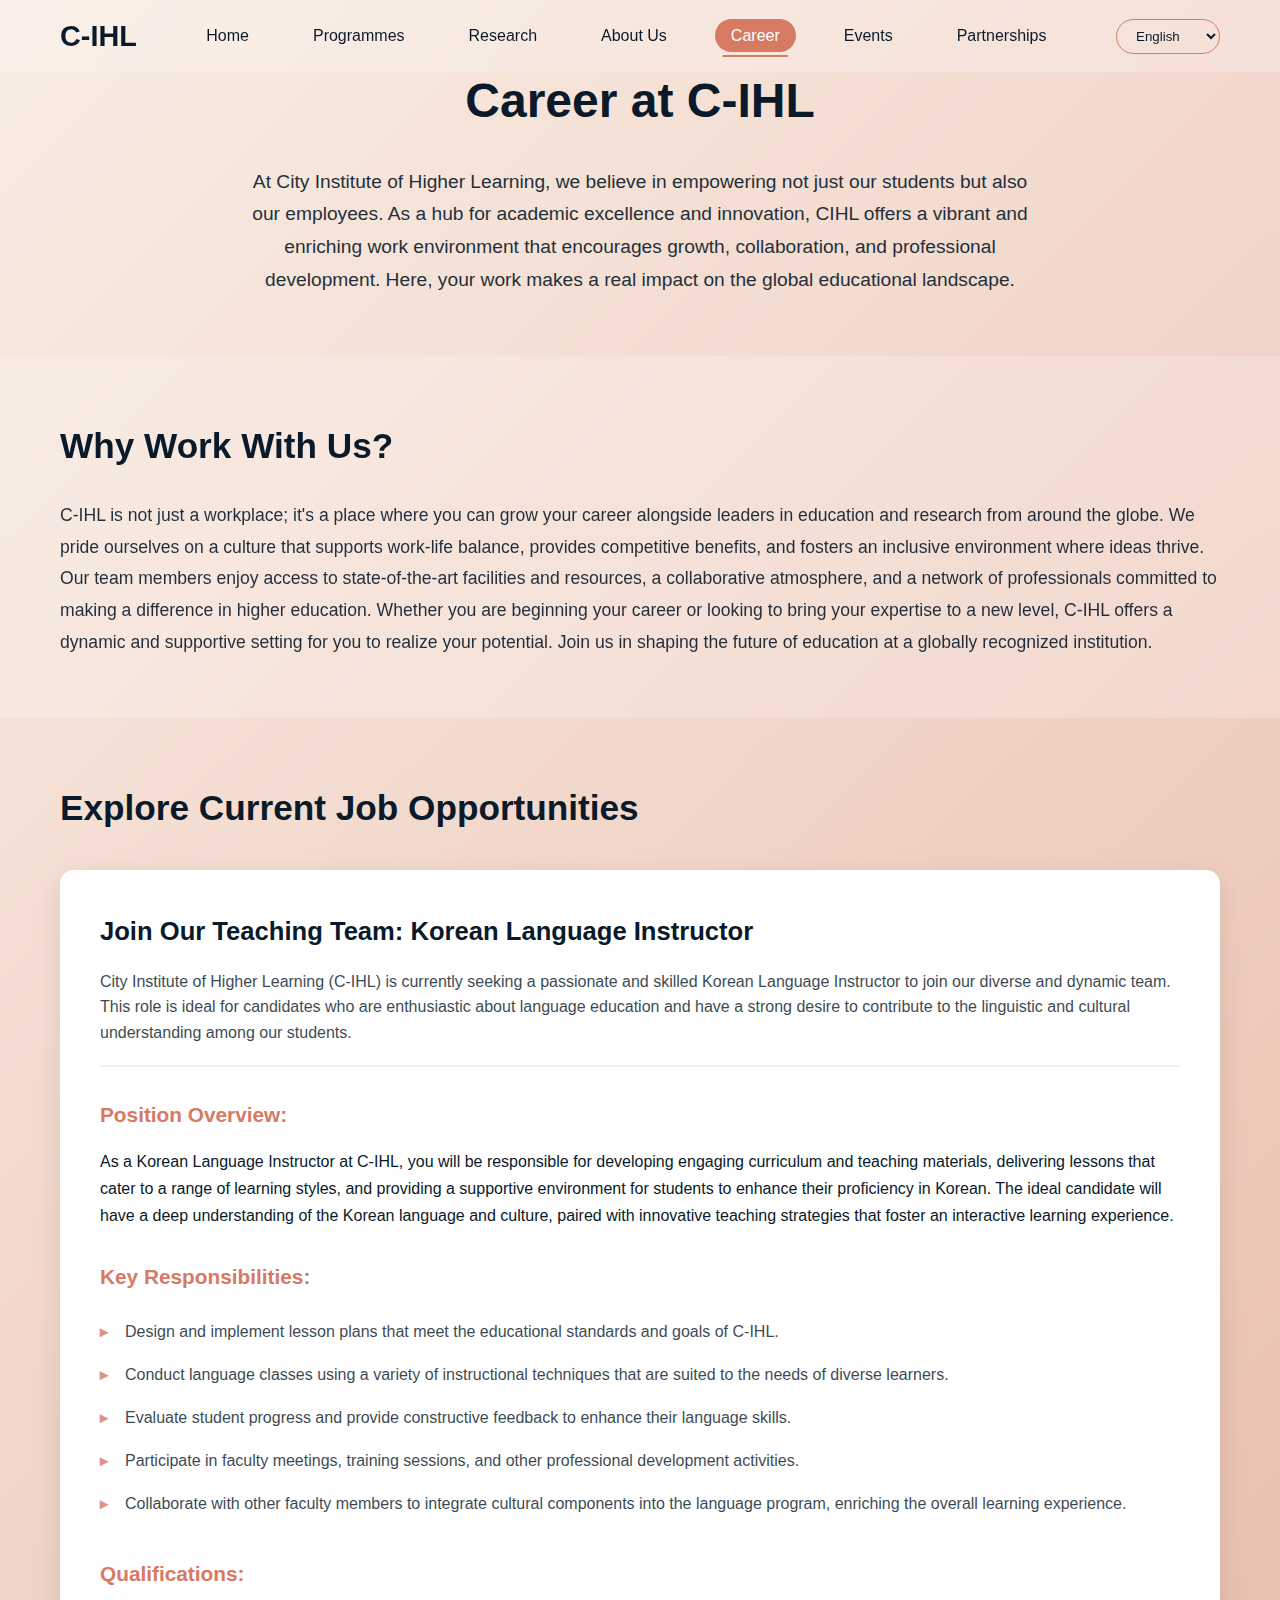
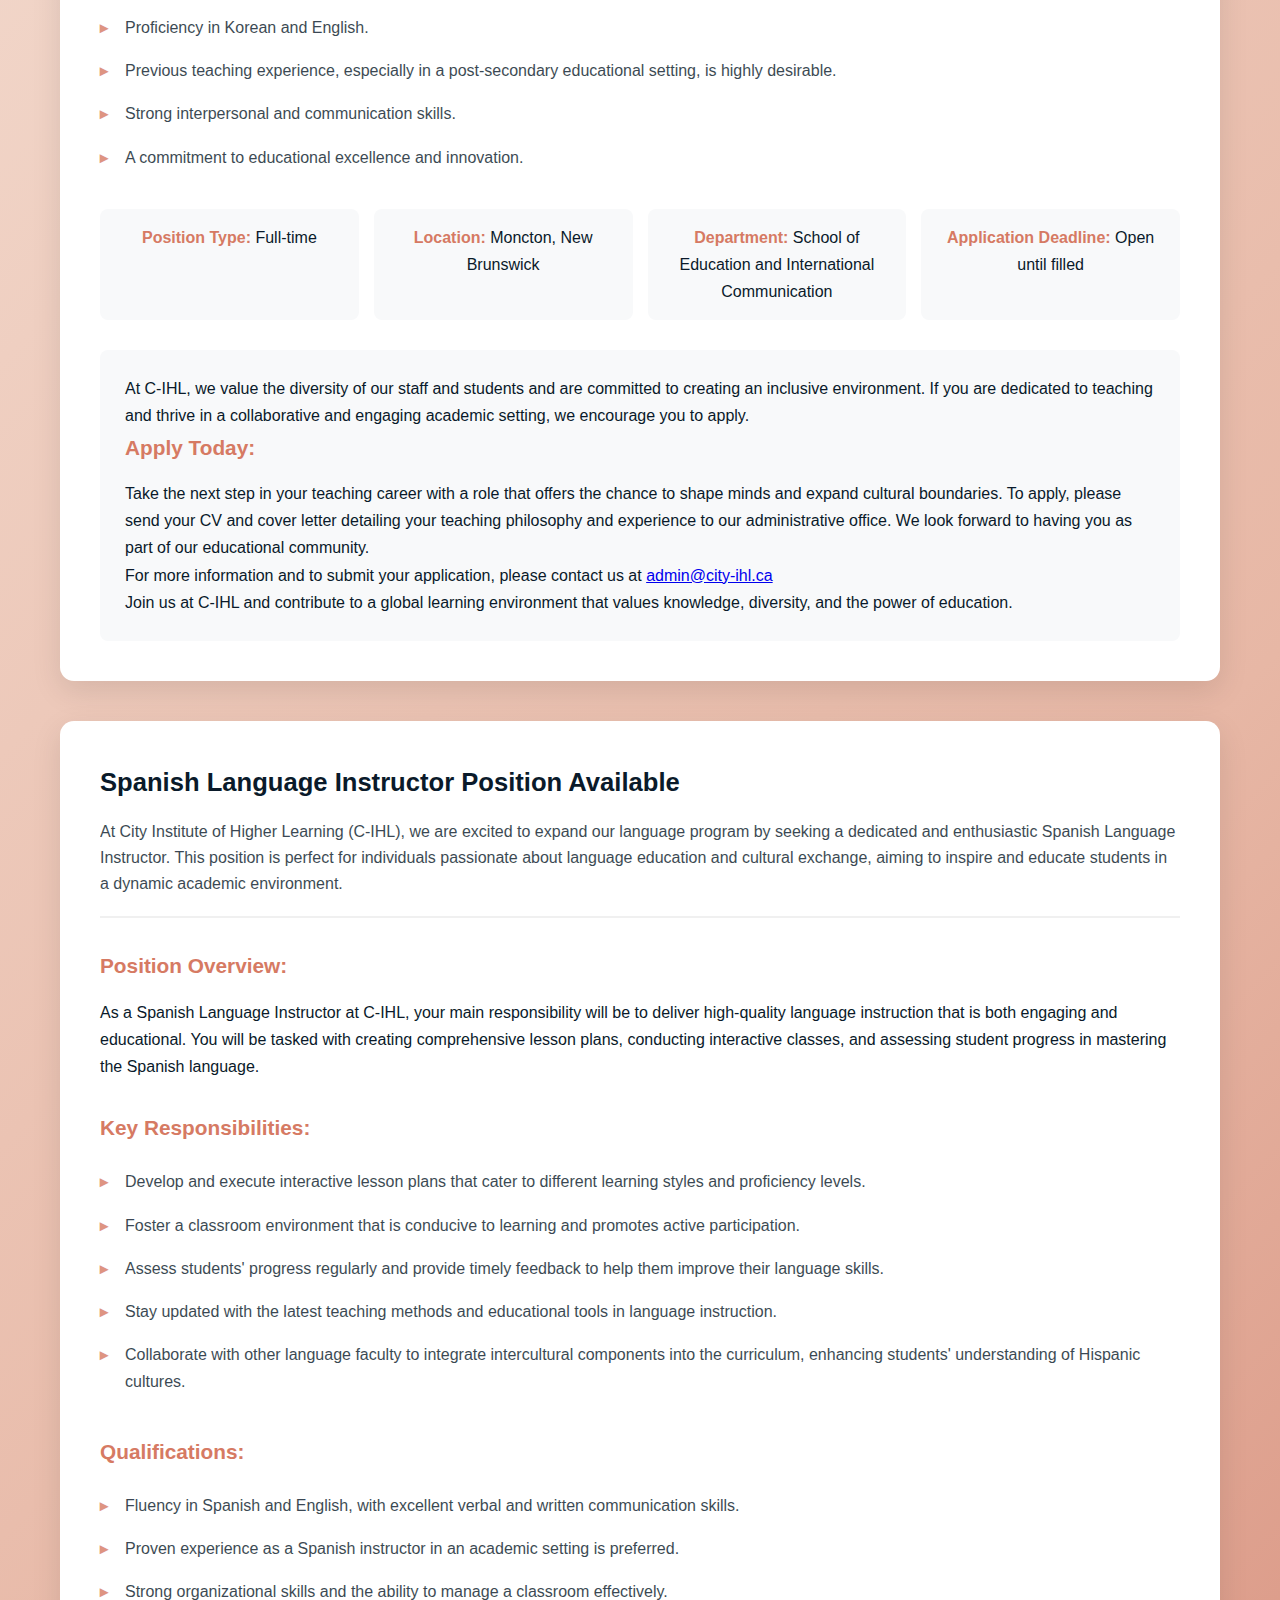
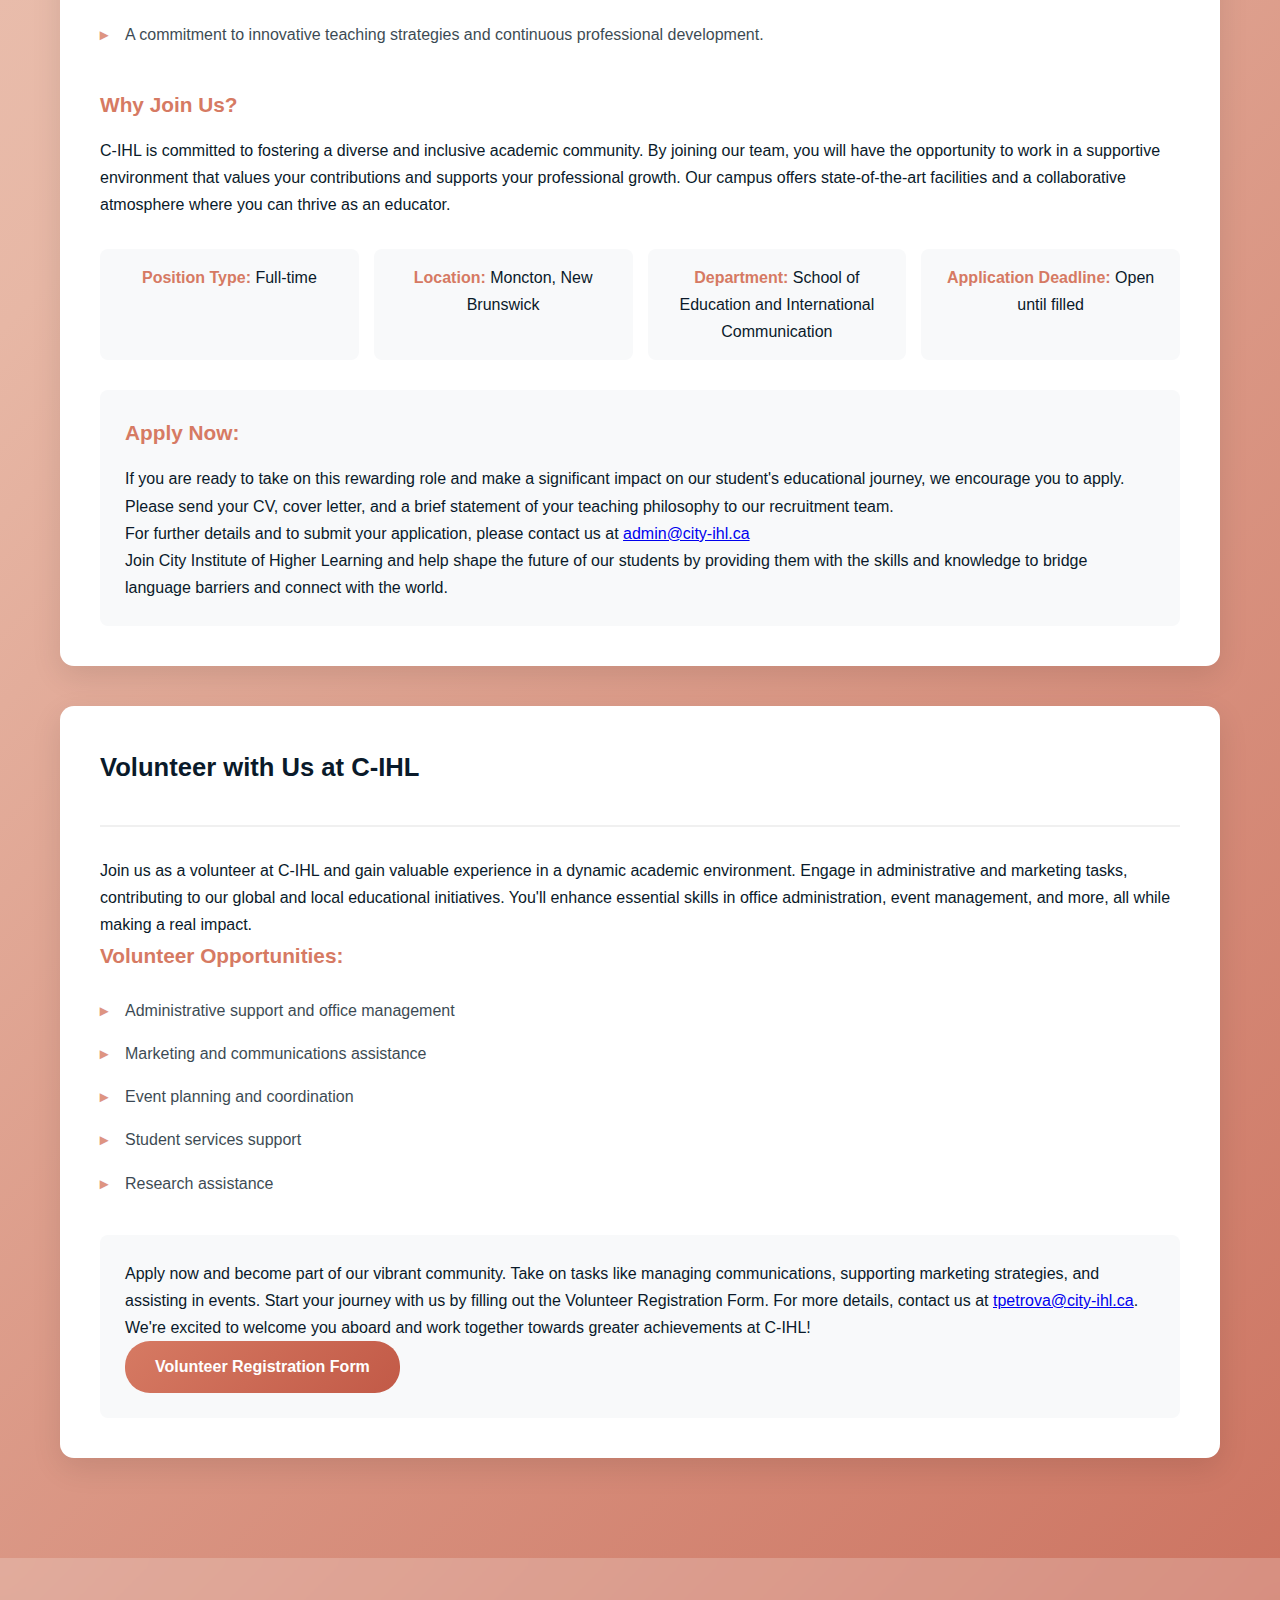
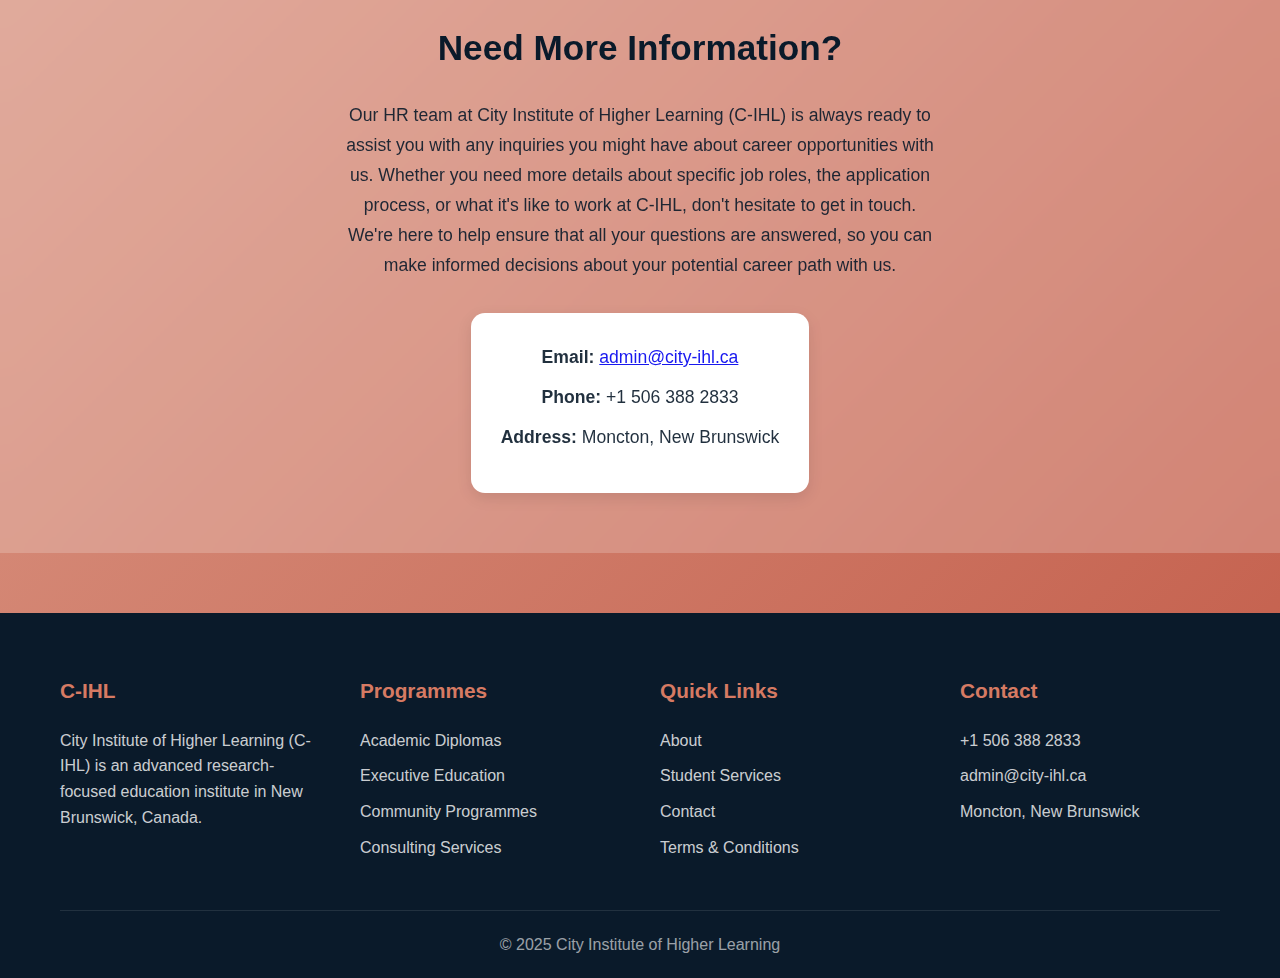
<file: career.html>
<!DOCTYPE html>
<html lang="en">
<head>
    <meta charset="UTF-8">
    <meta name="viewport" content="width=device-width, initial-scale=1.0">
    <title>Career - City Institute of Higher Learning</title>
    <style>
        /* Same base styles */
        * {
            margin: 0;
            padding: 0;
            box-sizing: border-box;
        }
        
        body {
            font-family: Arial, sans-serif;
            line-height: 1.6;
        }
        
        .container {
            max-width: 1200px;
            margin: 0 auto;
            padding: 0 20px;
        }
        
        img {
            max-width: 100%;
        }
        
        .job-listing {
            background: #fff;
            border-radius: 10px;
            padding: 30px;
            margin: 30px 0;
            box-shadow: 0 2px 10px rgba(0,0,0,0.1);
        }
        
        .job-header {
            border-bottom: 2px solid #f0f0f0;
            padding-bottom: 20px;
            margin-bottom: 20px;
        }
        
        .job-details {
            display: grid;
            grid-template-columns: repeat(auto-fit, minmax(250px, 1fr));
            gap: 20px;
            margin: 20px 0;
        }
        
        .detail-item {
            background: #f9f9f9;
            padding: 15px;
            border-radius: 5px;
        }
    </style>
    <link rel="stylesheet" href="main.css">
</head>
<body>
    <!-- Navigation -->
    <nav id="main-nav">
        <div class="container">
            <div class="nav-content">
                <div class="logo">
                    <h2>C-IHL</h2>
                </div>
                <ul class="nav-links">
                    <li><a href="index.html">Home</a></li>
                    <li><a href="programmes.html">Programmes</a></li>
                    <li><a href="research.html">Research</a></li>
                    <li><a href="about.html">About Us</a></li>
                    <li><a href="career.html" class="active">Career</a></li>
                    <li><a href="events.html">Events</a></li>
                    <li><a href="partnerships.html">Partnerships</a></li>
                </ul>
                <div class="language-selector">
                    <select id="language-select">
                        <option value="en">English</option>
                        <option value="fr">Français</option>
                    </select>
                </div>
            </div>
        </div>
    </nav>

    <!-- Career Hero -->
    <section class="career-hero">
        <div class="container">
            <h1>Career at C-IHL</h1>
            <p>At City Institute of Higher Learning, we believe in empowering not just our students but also our employees. As a hub for academic excellence and innovation, CIHL offers a vibrant and enriching work environment that encourages growth, collaboration, and professional development. Here, your work makes a real impact on the global educational landscape.</p>
        </div>
    </section>

    <!-- Why Work With Us -->
    <section class="why-work-section">
        <div class="container">
            <h2>Why Work With Us?</h2>
            <p>C-IHL is not just a workplace; it's a place where you can grow your career alongside leaders in education and research from around the globe. We pride ourselves on a culture that supports work-life balance, provides competitive benefits, and fosters an inclusive environment where ideas thrive. Our team members enjoy access to state-of-the-art facilities and resources, a collaborative atmosphere, and a network of professionals committed to making a difference in higher education. Whether you are beginning your career or looking to bring your expertise to a new level, C-IHL offers a dynamic and supportive setting for you to realize your potential. Join us in shaping the future of education at a globally recognized institution.</p>
        </div>
    </section>

    <!-- Job Opportunities -->
    <section class="jobs-section">
        <div class="container">
            <h2>Explore Current Job Opportunities</h2>

            <!-- Korean Language Instructor -->
            <div class="job-listing">
                <div class="job-header">
                    <h3>Join Our Teaching Team: Korean Language Instructor</h3>
                    <p>City Institute of Higher Learning (C-IHL) is currently seeking a passionate and skilled Korean Language Instructor to join our diverse and dynamic team. This role is ideal for candidates who are enthusiastic about language education and have a strong desire to contribute to the linguistic and cultural understanding among our students.</p>
                </div>

                <div class="position-overview">
                    <h4>Position Overview:</h4>
                    <p>As a Korean Language Instructor at C-IHL, you will be responsible for developing engaging curriculum and teaching materials, delivering lessons that cater to a range of learning styles, and providing a supportive environment for students to enhance their proficiency in Korean. The ideal candidate will have a deep understanding of the Korean language and culture, paired with innovative teaching strategies that foster an interactive learning experience.</p>
                </div>

                <div class="key-responsibilities">
                    <h4>Key Responsibilities:</h4>
                    <ul>
                        <li>Design and implement lesson plans that meet the educational standards and goals of C-IHL.</li>
                        <li>Conduct language classes using a variety of instructional techniques that are suited to the needs of diverse learners.</li>
                        <li>Evaluate student progress and provide constructive feedback to enhance their language skills.</li>
                        <li>Participate in faculty meetings, training sessions, and other professional development activities.</li>
                        <li>Collaborate with other faculty members to integrate cultural components into the language program, enriching the overall learning experience.</li>
                    </ul>
                </div>

                <div class="qualifications">
                    <h4>Qualifications:</h4>
                    <ul>
                        <li>Proficiency in Korean and English.</li>
                        <li>Previous teaching experience, especially in a post-secondary educational setting, is highly desirable.</li>
                        <li>Strong interpersonal and communication skills.</li>
                        <li>A commitment to educational excellence and innovation.</li>
                    </ul>
                </div>

                <div class="job-details">
                    <div class="detail-item">
                        <strong>Position Type:</strong> Full-time
                    </div>
                    <div class="detail-item">
                        <strong>Location:</strong> Moncton, New Brunswick
                    </div>
                    <div class="detail-item">
                        <strong>Department:</strong> School of Education and International Communication
                    </div>
                    <div class="detail-item">
                        <strong>Application Deadline:</strong> Open until filled
                    </div>
                </div>

                <div class="apply-section">
                    <p>At C-IHL, we value the diversity of our staff and students and are committed to creating an inclusive environment. If you are dedicated to teaching and thrive in a collaborative and engaging academic setting, we encourage you to apply.</p>
                    <h4>Apply Today:</h4>
                    <p>Take the next step in your teaching career with a role that offers the chance to shape minds and expand cultural boundaries. To apply, please send your CV and cover letter detailing your teaching philosophy and experience to our administrative office. We look forward to having you as part of our educational community.</p>
                    <p>For more information and to submit your application, please contact us at <a href="mailto:admin@city-ihl.ca">admin@city-ihl.ca</a></p>
                    <p>Join us at C-IHL and contribute to a global learning environment that values knowledge, diversity, and the power of education.</p>
                </div>
            </div>

            <!-- Spanish Language Instructor -->
            <div class="job-listing">
                <div class="job-header">
                    <h3>Spanish Language Instructor Position Available</h3>
                    <p>At City Institute of Higher Learning (C-IHL), we are excited to expand our language program by seeking a dedicated and enthusiastic Spanish Language Instructor. This position is perfect for individuals passionate about language education and cultural exchange, aiming to inspire and educate students in a dynamic academic environment.</p>
                </div>

                <div class="position-overview">
                    <h4>Position Overview:</h4>
                    <p>As a Spanish Language Instructor at C-IHL, your main responsibility will be to deliver high-quality language instruction that is both engaging and educational. You will be tasked with creating comprehensive lesson plans, conducting interactive classes, and assessing student progress in mastering the Spanish language.</p>
                </div>

                <div class="key-responsibilities">
                    <h4>Key Responsibilities:</h4>
                    <ul>
                        <li>Develop and execute interactive lesson plans that cater to different learning styles and proficiency levels.</li>
                        <li>Foster a classroom environment that is conducive to learning and promotes active participation.</li>
                        <li>Assess students' progress regularly and provide timely feedback to help them improve their language skills.</li>
                        <li>Stay updated with the latest teaching methods and educational tools in language instruction.</li>
                        <li>Collaborate with other language faculty to integrate intercultural components into the curriculum, enhancing students' understanding of Hispanic cultures.</li>
                    </ul>
                </div>

                <div class="qualifications">
                    <h4>Qualifications:</h4>
                    <ul>
                        <li>Fluency in Spanish and English, with excellent verbal and written communication skills.</li>
                        <li>Proven experience as a Spanish instructor in an academic setting is preferred.</li>
                        <li>Strong organizational skills and the ability to manage a classroom effectively.</li>
                        <li>A commitment to innovative teaching strategies and continuous professional development.</li>
                    </ul>
                </div>

                <div class="why-join">
                    <h4>Why Join Us?</h4>
                    <p>C-IHL is committed to fostering a diverse and inclusive academic community. By joining our team, you will have the opportunity to work in a supportive environment that values your contributions and supports your professional growth. Our campus offers state-of-the-art facilities and a collaborative atmosphere where you can thrive as an educator.</p>
                </div>

                <div class="job-details">
                    <div class="detail-item">
                        <strong>Position Type:</strong> Full-time
                    </div>
                    <div class="detail-item">
                        <strong>Location:</strong> Moncton, New Brunswick
                    </div>
                    <div class="detail-item">
                        <strong>Department:</strong> School of Education and International Communication
                    </div>
                    <div class="detail-item">
                        <strong>Application Deadline:</strong> Open until filled
                    </div>
                </div>

                <div class="apply-section">
                    <h4>Apply Now:</h4>
                    <p>If you are ready to take on this rewarding role and make a significant impact on our student's educational journey, we encourage you to apply. Please send your CV, cover letter, and a brief statement of your teaching philosophy to our recruitment team.</p>
                    <p>For further details and to submit your application, please contact us at <a href="mailto:admin@city-ihl.ca">admin@city-ihl.ca</a></p>
                    <p>Join City Institute of Higher Learning and help shape the future of our students by providing them with the skills and knowledge to bridge language barriers and connect with the world.</p>
                </div>
            </div>

            <!-- Volunteer Opportunity -->
            <div class="job-listing">
                <div class="job-header">
                    <h3>Volunteer with Us at C-IHL</h3>
                </div>
                <p>Join us as a volunteer at C-IHL and gain valuable experience in a dynamic academic environment. Engage in administrative and marketing tasks, contributing to our global and local educational initiatives. You'll enhance essential skills in office administration, event management, and more, all while making a real impact.</p>
                
                <div class="volunteer-details">
                    <h4>Volunteer Opportunities:</h4>
                    <ul>
                        <li>Administrative support and office management</li>
                        <li>Marketing and communications assistance</li>
                        <li>Event planning and coordination</li>
                        <li>Student services support</li>
                        <li>Research assistance</li>
                    </ul>
                </div>

                <div class="apply-section">
                    <p>Apply now and become part of our vibrant community. Take on tasks like managing communications, supporting marketing strategies, and assisting in events. Start your journey with us by filling out the Volunteer Registration Form. For more details, contact us at <a href="mailto:tpetrova@city-ihl.ca">tpetrova@city-ihl.ca</a>. We're excited to welcome you aboard and work together towards greater achievements at C-IHL!</p>
                    <a href="volunteer-registration.html" class="cta-button">Volunteer Registration Form</a>
                </div>
            </div>
        </div>
    </section>

    <!-- Contact Information -->
    <section class="contact-career-section">
        <div class="container">
            <div class="contact-info">
                <h3>Need More Information?</h3>
                <p>Our HR team at City Institute of Higher Learning (C-IHL) is always ready to assist you with any inquiries you might have about career opportunities with us. Whether you need more details about specific job roles, the application process, or what it's like to work at C-IHL, don't hesitate to get in touch. We're here to help ensure that all your questions are answered, so you can make informed decisions about your potential career path with us.</p>
                
                <div class="contact-details">
                    <p><strong>Email:</strong> <a href="mailto:admin@city-ihl.ca">admin@city-ihl.ca</a></p>
                    <p><strong>Phone:</strong> +1 506 388 2833</p>
                    <p><strong>Address:</strong> Moncton, New Brunswick</p>
                </div>
            </div>
        </div>
    </section>

    <!-- Footer -->
    <footer class="main-footer">
        <div class="container">
            <div class="footer-content">
                <div class="footer-section">
                    <h3>C-IHL</h3>
                    <p>City Institute of Higher Learning (C-IHL) is an advanced research-focused education institute in New Brunswick, Canada.</p>
                </div>
                
                <div class="footer-section">
                    <h4>Programmes</h4>
                    <ul>
                        <li><a href="#">Academic Diplomas</a></li>
                        <li><a href="#">Executive Education</a></li>
                        <li><a href="#">Community Programmes</a></li>
                        <li><a href="#">Consulting Services</a></li>
                    </ul>
                </div>
                
                <div class="footer-section">
                    <h4>Quick Links</h4>
                    <ul>
                        <li><a href="about.html">About</a></li>
                        <li><a href="#">Student Services</a></li>
                        <li><a href="contact.html">Contact</a></li>
                        <li><a href="#">Terms & Conditions</a></li>
                    </ul>
                </div>
                
                <div class="footer-section">
                    <h4>Contact</h4>
                    <ul>
                        <li>+1 506 388 2833</li>
                        <li>admin@city-ihl.ca</li>
                        <li>Moncton, New Brunswick</li>
                    </ul>
                </div>
            </div>
            <div class="footer-bottom">
                <p>&copy; 2025 City Institute of Higher Learning</p>
            </div>
        </div>
    </footer>

    <script>
        // Language selector
        document.getElementById('language-select').addEventListener('change', function() {
            const selectedLanguage = this.value;
            console.log('Language changed to:', selectedLanguage);
        });
    </script>
</body>
</html>
</file>
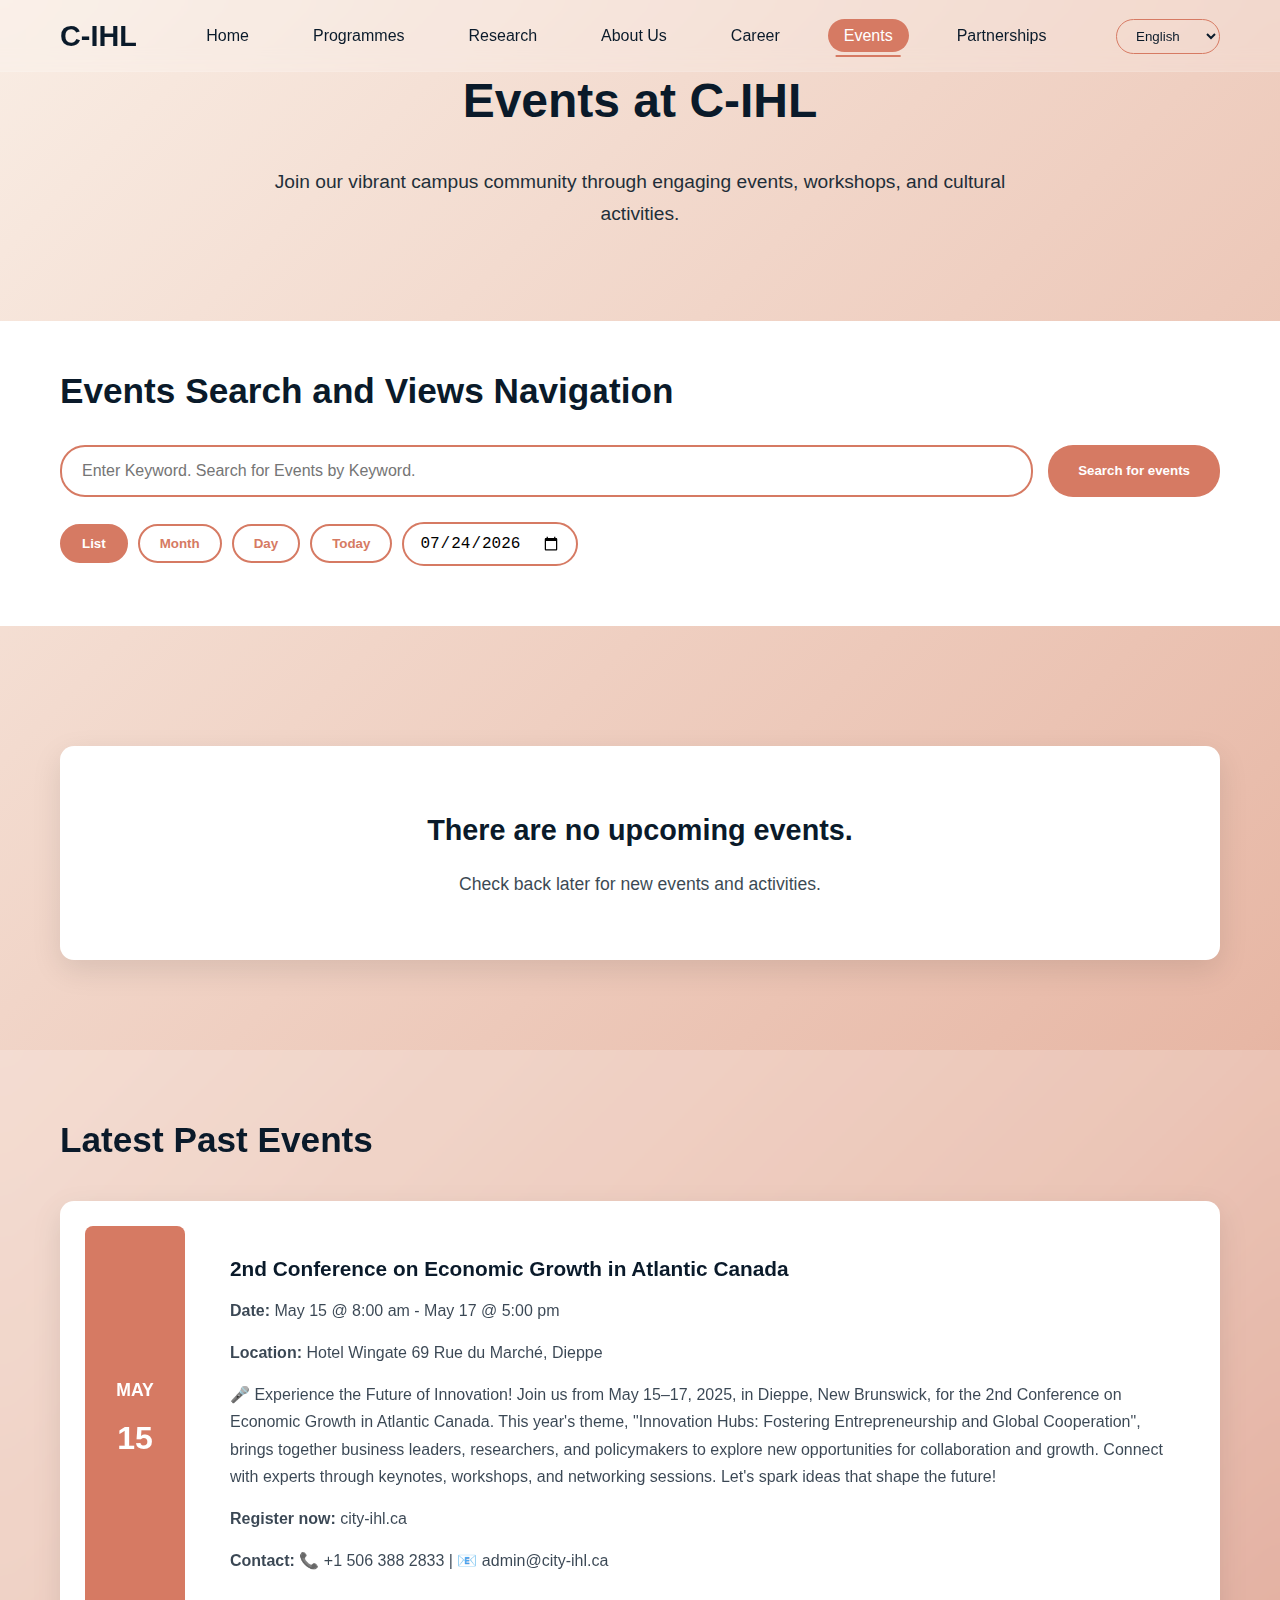
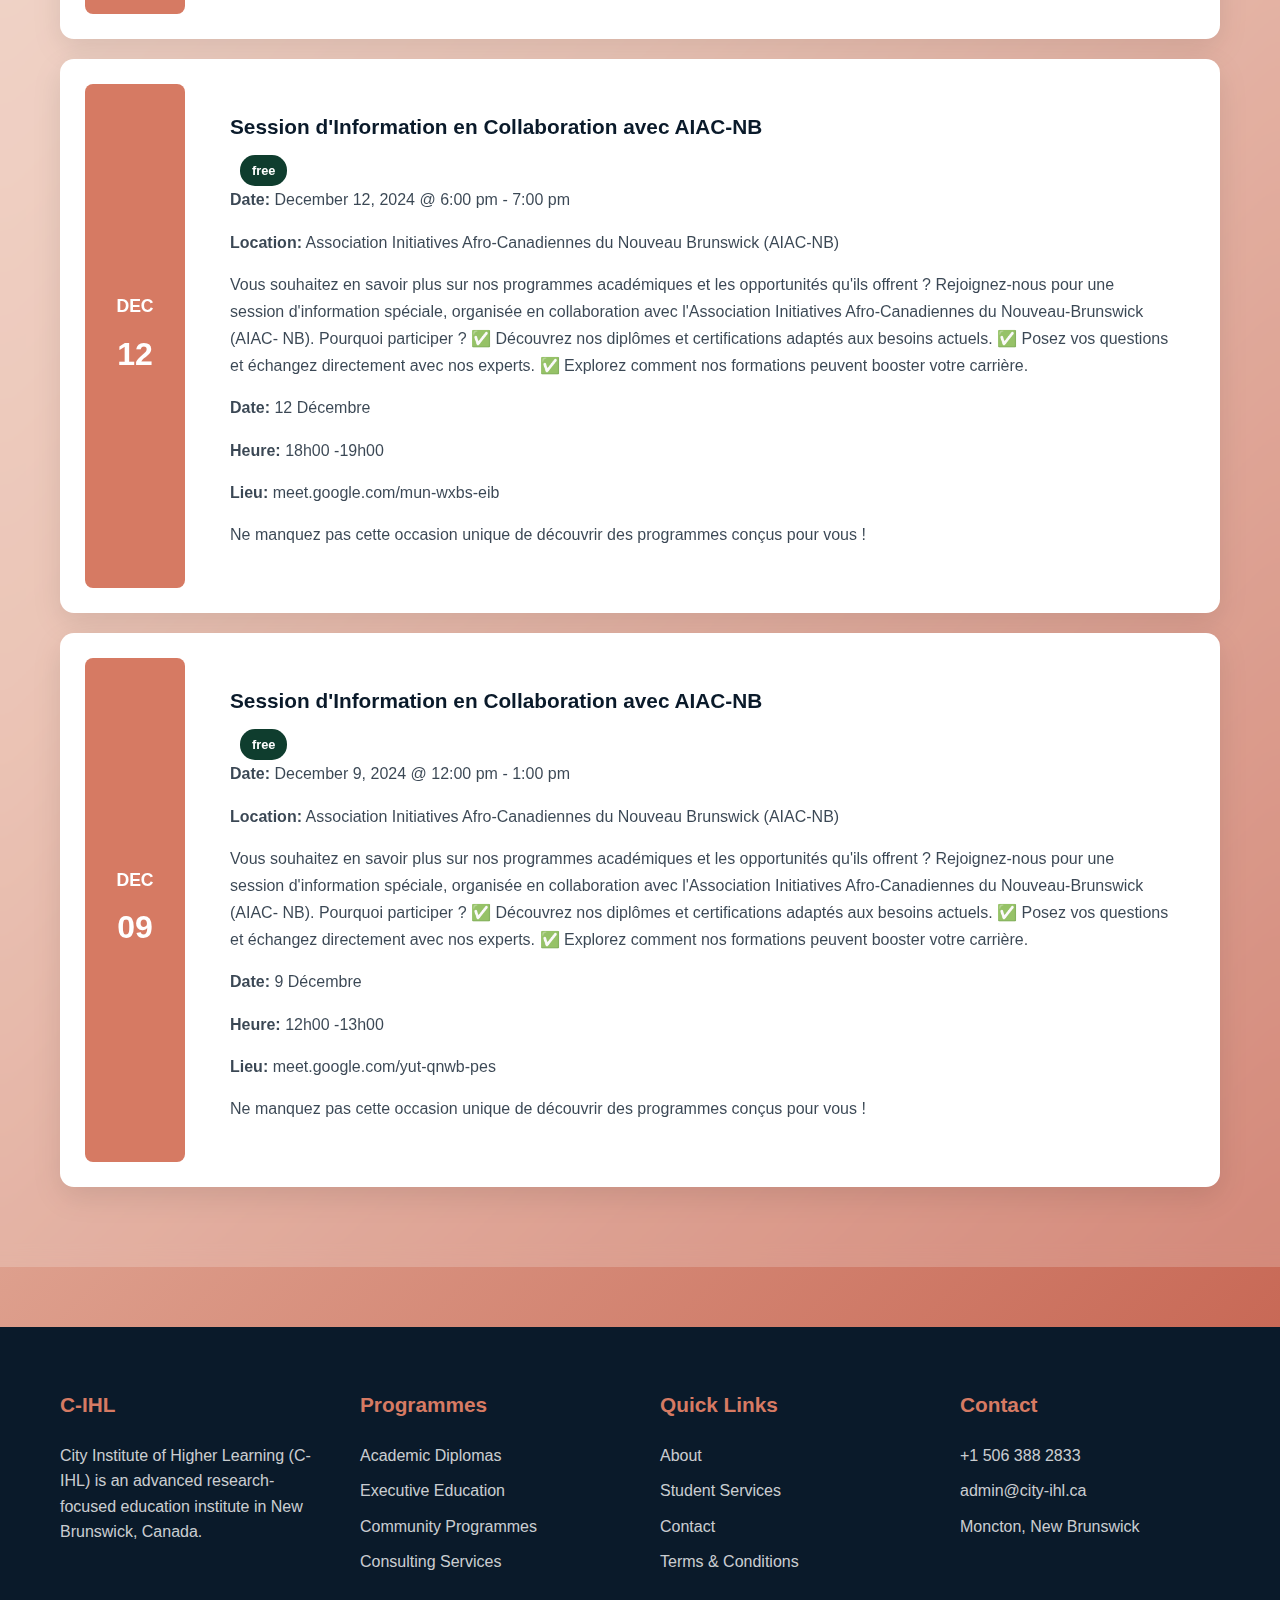
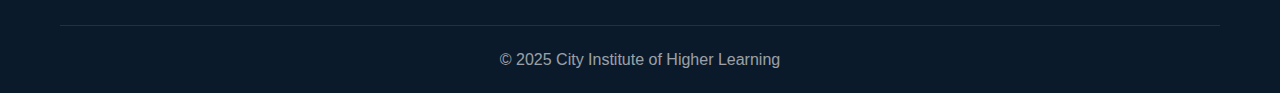
<file: events.html>
<!DOCTYPE html>
<html lang="en">
<head>
    <meta charset="UTF-8">
    <meta name="viewport" content="width=device-width, initial-scale=1.0">
    <title>Events - City Institute of Higher Learning</title>
    <style>
        /* Same base styles */
        * {
            margin: 0;
            padding: 0;
            box-sizing: border-box;
        }
        
        body {
            font-family: Arial, sans-serif;
            line-height: 1.6;
        }
        
        .container {
            max-width: 1200px;
            margin: 0 auto;
            padding: 0 20px;
        }
        
        img {
            max-width: 100%;
        }
        
        .events-search {
            margin: 30px 0;
        }
        
        .search-box {
            display: flex;
            gap: 10px;
            margin-bottom: 20px;
        }
        
        .search-box input {
            flex: 1;
            padding: 10px;
            border: 1px solid #ddd;
            border-radius: 5px;
        }
        
        .search-box button {
            padding: 10px 20px;
            background: #333;
            color: white;
            border: none;
            border-radius: 5px;
            cursor: pointer;
        }
        
        .events-navigation {
            display: flex;
            gap: 10px;
            margin-bottom: 20px;
        }
        
        .events-navigation button {
            padding: 8px 16px;
            border: 1px solid #ddd;
            background: white;
            border-radius: 5px;
            cursor: pointer;
        }
        
        .events-navigation button.active {
            background: #333;
            color: white;
        }
        
        .event-card {
            background: #fff;
            border-radius: 10px;
            padding: 25px;
            margin: 20px 0;
            box-shadow: 0 2px 10px rgba(0,0,0,0.1);
            display: flex;
            gap: 20px;
        }
        
        .event-date {
            background: #f8f8f8;
            padding: 15px;
            border-radius: 8px;
            text-align: center;
            min-width: 80px;
        }
        
        .event-date .month {
            font-weight: bold;
            display: block;
            font-size: 1.1em;
        }
        
        .event-date .day {
            font-size: 1.5em;
            font-weight: bold;
            display: block;
        }
        
        .event-content {
            flex: 1;
        }
        
        .event-tag {
            display: inline-block;
            background: #4CAF50;
            color: white;
            padding: 4px 8px;
            border-radius: 4px;
            font-size: 0.8em;
            margin-left: 10px;
        }
        
        .no-events {
            text-align: center;
            padding: 40px;
            background: #f8f8f8;
            border-radius: 10px;
            margin: 30px 0;
        }
    </style>
    <link rel="stylesheet" href="main.css">
</head>
<body>
    <!-- Navigation -->
    <nav id="main-nav">
        <div class="container">
            <div class="nav-content">
                <div class="logo">
                    <h2>C-IHL</h2>
                </div>
                <ul class="nav-links">
                    <li><a href="index.html">Home</a></li>
                    <li><a href="programmes.html">Programmes</a></li>
                    <li><a href="research.html">Research</a></li>
                    <li><a href="about.html">About Us</a></li>
                    <li><a href="career.html">Career</a></li>
                    <li><a href="events.html" class="active">Events</a></li>
                    <li><a href="partnerships.html">Partnerships</a></li>
                </ul>
                <div class="language-selector">
                    <select id="language-select">
                        <option value="en">English</option>
                        <option value="fr">Français</option>
                    </select>
                </div>
            </div>
        </div>
    </nav>

    <!-- Events Header -->
    <section class="events-header">
        <div class="container">
            <h1>Events at C-IHL</h1>
            <p>Join our vibrant campus community through engaging events, workshops, and cultural activities.</p>
        </div>
    </section>

    <!-- Events Search and Navigation -->
    <section class="events-search">
        <div class="container">
            <h2>Events Search and Views Navigation</h2>
            
            <div class="search-box">
                <input type="text" id="event-search" placeholder="Enter Keyword. Search for Events by Keyword.">
                <button onclick="searchEvents()">Search for events</button>
            </div>
            
            <div class="events-navigation">
                <button class="active" onclick="showView('list')">List</button>
                <button onclick="showView('month')">Month</button>
                <button onclick="showView('day')">Day</button>
                <button onclick="showToday()">Today</button>
                <input type="date" id="date-selector" onchange="selectDate(this.value)">
            </div>
        </div>
    </section>

    <!-- Current Events Message -->
    <section class="current-events">
        <div class="container">
            <div class="no-events">
                <h3>There are no upcoming events.</h3>
                <p>Check back later for new events and activities.</p>
            </div>
        </div>
    </section>

    <!-- Latest Past Events -->
    <section class="past-events">
        <div class="container">
            <h2>Latest Past Events</h2>
            
            <!-- Event 1 -->
            <div class="event-card">
                <div class="event-date">
                    <span class="month">MAY</span>
                    <span class="day">15</span>
                </div>
                <div class="event-content">
                    <h3>2nd Conference on Economic Growth in Atlantic Canada</h3>
                    <p><strong>Date:</strong> May 15 @ 8:00 am - May 17 @ 5:00 pm</p>
                    <p><strong>Location:</strong> Hotel Wingate 69 Rue du Marché, Dieppe</p>
                    <p>🎤 Experience the Future of Innovation! Join us from May 15–17, 2025, in Dieppe, New Brunswick, for the 2nd Conference on Economic Growth in Atlantic Canada. This year's theme, "Innovation Hubs: Fostering Entrepreneurship and Global Cooperation", brings together business leaders, researchers, and policymakers to explore new opportunities for collaboration and growth. Connect with experts through keynotes, workshops, and networking sessions. Let's spark ideas that shape the future!</p>
                    <p><strong>Register now:</strong> city-ihl.ca</p>
                    <p><strong>Contact:</strong> 📞 +1 506 388 2833 | 📧 admin@city-ihl.ca</p>
                </div>
            </div>

            <!-- Event 2 -->
            <div class="event-card">
                <div class="event-date">
                    <span class="month">DEC</span>
                    <span class="day">12</span>
                </div>
                <div class="event-content">
                    <h3>Session d'Information en Collaboration avec AIAC-NB</h3>
                    <span class="event-tag">free</span>
                    <p><strong>Date:</strong> December 12, 2024 @ 6:00 pm - 7:00 pm</p>
                    <p><strong>Location:</strong> Association Initiatives Afro-Canadiennes du Nouveau Brunswick (AIAC-NB)</p>
                    <p>Vous souhaitez en savoir plus sur nos programmes académiques et les opportunités qu'ils offrent ? Rejoignez-nous pour une session d'information spéciale, organisée en collaboration avec l'Association Initiatives Afro-Canadiennes du Nouveau-Brunswick (AIAC- NB). Pourquoi participer ? ✅ Découvrez nos diplômes et certifications adaptés aux besoins actuels. ✅ Posez vos questions et échangez directement avec nos experts. ✅ Explorez comment nos formations peuvent booster votre carrière.</p>
                    <p><strong>Date:</strong> 12 Décembre</p>
                    <p><strong>Heure:</strong> 18h00 -19h00</p>
                    <p><strong>Lieu:</strong> meet.google.com/mun-wxbs-eib</p>
                    <p>Ne manquez pas cette occasion unique de découvrir des programmes conçus pour vous !</p>
                </div>
            </div>

            <!-- Event 3 -->
            <div class="event-card">
                <div class="event-date">
                    <span class="month">DEC</span>
                    <span class="day">09</span>
                </div>
                <div class="event-content">
                    <h3>Session d'Information en Collaboration avec AIAC-NB</h3>
                    <span class="event-tag">free</span>
                    <p><strong>Date:</strong> December 9, 2024 @ 12:00 pm - 1:00 pm</p>
                    <p><strong>Location:</strong> Association Initiatives Afro-Canadiennes du Nouveau Brunswick (AIAC-NB)</p>
                    <p>Vous souhaitez en savoir plus sur nos programmes académiques et les opportunités qu'ils offrent ? Rejoignez-nous pour une session d'information spéciale, organisée en collaboration avec l'Association Initiatives Afro-Canadiennes du Nouveau-Brunswick (AIAC- NB). Pourquoi participer ? ✅ Découvrez nos diplômes et certifications adaptés aux besoins actuels. ✅ Posez vos questions et échangez directement avec nos experts. ✅ Explorez comment nos formations peuvent booster votre carrière.</p>
                    <p><strong>Date:</strong> 9 Décembre</p>
                    <p><strong>Heure:</strong> 12h00 -13h00</p>
                    <p><strong>Lieu:</strong> meet.google.com/yut-qnwb-pes</p>
                    <p>Ne manquez pas cette occasion unique de découvrir des programmes conçus pour vous !</p>
                </div>
            </div>
        </div>
    </section>

    <!-- Footer -->
    <footer class="main-footer">
        <div class="container">
            <div class="footer-content">
                <div class="footer-section">
                    <h3>C-IHL</h3>
                    <p>City Institute of Higher Learning (C-IHL) is an advanced research-focused education institute in New Brunswick, Canada.</p>
                </div>
                
                <div class="footer-section">
                    <h4>Programmes</h4>
                    <ul>
                        <li><a href="#">Academic Diplomas</a></li>
                        <li><a href="#">Executive Education</a></li>
                        <li><a href="#">Community Programmes</a></li>
                        <li><a href="#">Consulting Services</a></li>
                    </ul>
                </div>
                
                <div class="footer-section">
                    <h4>Quick Links</h4>
                    <ul>
                        <li><a href="about.html">About</a></li>
                        <li><a href="#">Student Services</a></li>
                        <li><a href="contact.html">Contact</a></li>
                        <li><a href="#">Terms & Conditions</a></li>
                    </ul>
                </div>
                
                <div class="footer-section">
                    <h4>Contact</h4>
                    <ul>
                        <li>+1 506 388 2833</li>
                        <li>admin@city-ihl.ca</li>
                        <li>Moncton, New Brunswick</li>
                    </ul>
                </div>
            </div>
            <div class="footer-bottom">
                <p>&copy; 2025 City Institute of Higher Learning</p>
            </div>
        </div>
    </footer>

    <script>
        // Language selector
        document.getElementById('language-select').addEventListener('change', function() {
            const selectedLanguage = this.value;
            console.log('Language changed to:', selectedLanguage);
        });

        // Events functionality
        function searchEvents() {
            const searchTerm = document.getElementById('event-search').value.toLowerCase();
            const events = document.querySelectorAll('.event-card');
            let found = false;

            events.forEach(event => {
                const text = event.textContent.toLowerCase();
                if (text.includes(searchTerm)) {
                    event.style.display = 'flex';
                    found = true;
                } else {
                    event.style.display = 'none';
                }
            });

            // Show/hide no events message
            const noEvents = document.querySelector('.no-events');
            if (found || searchTerm === '') {
                noEvents.style.display = 'none';
            } else {
                noEvents.style.display = 'block';
            }
        }

        function showView(viewType) {
            // Update navigation buttons
            const buttons = document.querySelectorAll('.events-navigation button');
            buttons.forEach(btn => btn.classList.remove('active'));
            event.target.classList.add('active');

            // In a real implementation, this would switch between list, month, and day views
            console.log('Switching to view:', viewType);
        }

        function showToday() {
            const today = new Date().toISOString().split('T')[0];
            document.getElementById('date-selector').value = today;
            selectDate(today);
        }

        function selectDate(date) {
            console.log('Selected date:', date);
            // In a real implementation, this would filter events by the selected date
        }

        // Set today's date in the date selector
        document.getElementById('date-selector').value = new Date().toISOString().split('T')[0];
    </script>
</body>
</html>
</file>
<file: main.css>
/* main.css */
:root {
    --bg-start: #F9EDE4;
    --bg-mid: #E7B7A5;
    --bg-end: #C25A47;
    --accent: #D67A63;
    --nav-height: 72px;
    --card-radius: 14px;
    --glass: rgba(255,255,255,0.2);
    --max-width: 1200px;
    --text-dark: #0A1A2A;
    --green-dark: #0F3D2E;
}

* {
    margin: 0;
    padding: 0;
    box-sizing: border-box;
}

html {
    scroll-behavior: smooth;
}

body {
    font-family: 'Segoe UI', Tahoma, Geneva, Verdana, sans-serif;
    line-height: 1.7;
    color: var(--text-dark);
    background: linear-gradient(135deg, var(--bg-start) 0%, var(--bg-mid) 50%, var(--bg-end) 100%);
    min-height: 100vh;
}

.container {
    max-width: var(--max-width);
    margin: 0 auto;
    padding: 0 20px;
}

/* Navigation */
#main-nav {
    background: var(--glass);
    backdrop-filter: blur(10px);
    border-bottom: 1px solid rgba(255,255,255,0.1);
    position: fixed;
    top: 0;
    width: 100%;
    z-index: 1000;
    height: var(--nav-height);
}

.nav-content {
    display: flex;
    justify-content: space-between;
    align-items: center;
    height: var(--nav-height);
}

.logo h2 {
    color: var(--text-dark);
    font-size: 1.8rem;
    font-weight: 700;
}

.nav-links {
    display: flex;
    list-style: none;
    gap: 2rem;
}

.nav-links a {
    text-decoration: none;
    color: var(--text-dark);
    font-weight: 500;
    padding: 0.5rem 1rem;
    border-radius: 25px;
    transition: all 0.3s ease;
    position: relative;
}

.nav-links a:hover,
.nav-links a.active {
    background: var(--accent);
    color: white;
}

.nav-links a::after {
    content: '';
    position: absolute;
    bottom: -5px;
    left: 50%;
    width: 0;
    height: 2px;
    background: var(--accent);
    transition: all 0.3s ease;
    transform: translateX(-50%);
}

.nav-links a:hover::after,
.nav-links a.active::after {
    width: 80%;
}

.language-selector select {
    padding: 8px 15px;
    border: 1px solid var(--accent);
    border-radius: 20px;
    background: transparent;
    color: var(--text-dark);
    cursor: pointer;
    outline: none;
}

/* Main content spacing */
main {
    margin-top: var(--nav-height);
}

/* Collage Section */
.collage-section {
    padding: 40px 0;
}

.collage-grid {
    display: grid;
    grid-template-columns: repeat(3, 1fr);
    gap: 15px;
    max-height: 300px;
    overflow: hidden;
    border-radius: var(--card-radius);
}

.collage-item {
    position: relative;
    overflow: hidden;
    border-radius: var(--card-radius);
}

.collage-item img {
    width: 100%;
    height: 300px;
    object-fit: cover;
    transition: transform 0.3s ease;
}

.collage-item:hover img {
    transform: scale(1.05);
}

/* Hero Sections */
.hero-section,
.research-hero,
.about-hero,
.career-hero,
.events-header,
.partnerships-header {
    padding: 60px 0;
    text-align: center;
}

.hero-section h1,
.research-hero h1,
.about-hero h1,
.career-hero h1,
.events-header h1,
.partnerships-header h1 {
    font-size: 3rem;
    margin-bottom: 1.5rem;
    color: var(--text-dark);
    font-weight: 700;
}

.hero-section p,
.research-hero p,
.about-hero p,
.career-hero p,
.events-header p,
.partnerships-header p {
    font-size: 1.2rem;
    max-width: 800px;
    margin: 0 auto;
    color: var(--text-dark);
    opacity: 0.9;
}

/* Highlight Section */
.highlight-section {
    background: var(--glass);
    padding: 40px;
    border-radius: var(--card-radius);
    margin: 40px auto;
    max-width: 800px;
    backdrop-filter: blur(10px);
}

.highlight-section h2 {
    color: var(--accent);
    margin-bottom: 1.5rem;
    font-size: 1.8rem;
}

.highlight-section ul {
    list-style: none;
    text-align: left;
}

.highlight-section li {
    padding: 10px 0;
    font-size: 1.1rem;
    position: relative;
    padding-left: 30px;
}

.highlight-section li::before {
    content: '✓';
    position: absolute;
    left: 0;
    color: var(--accent);
    font-weight: bold;
    font-size: 1.2rem;
}

/* Achievements Section */
.achievements-section {
    padding: 60px 0;
    background: var(--glass);
    backdrop-filter: blur(10px);
}

.achievements-section h2 {
    text-align: center;
    margin-bottom: 3rem;
    font-size: 2.5rem;
    color: var(--text-dark);
}

.achievements-grid {
    display: grid;
    grid-template-columns: repeat(auto-fit, minmax(250px, 1fr));
    gap: 25px;
}

.achievement-card {
    background: white;
    padding: 30px;
    border-radius: var(--card-radius);
    text-align: center;
    box-shadow: 0 10px 30px rgba(0,0,0,0.1);
    transition: transform 0.3s ease, box-shadow 0.3s ease;
}

.achievement-card:hover {
    transform: translateY(-10px);
    box-shadow: 0 20px 40px rgba(0,0,0,0.15);
}

.achievement-card h3 {
    font-size: 2.5rem;
    color: var(--accent);
    margin-bottom: 10px;
    font-weight: 700;
}

.achievement-card p {
    color: var(--text-dark);
    font-size: 1.1rem;
}

.cta-card {
    background: linear-gradient(135deg, var(--accent), var(--bg-end));
    color: white;
}

.cta-card h3,
.cta-card p {
    color: white;
}

/* Programs Section */
.programs-section {
    padding: 80px 0;
}

.programs-section h2 {
    text-align: center;
    margin-bottom: 1.5rem;
    font-size: 2.5rem;
    color: var(--text-dark);
}

.programs-intro {
    text-align: center;
    max-width: 800px;
    margin: 0 auto 3rem;
    font-size: 1.2rem;
    color: var(--text-dark);
    opacity: 0.9;
}

.programs-grid {
    display: grid;
    grid-template-columns: repeat(auto-fit, minmax(280px, 1fr));
    gap: 30px;
}

.program-category {
    background: white;
    padding: 40px 30px;
    border-radius: var(--card-radius);
    text-align: center;
    box-shadow: 0 10px 30px rgba(0,0,0,0.1);
    transition: transform 0.3s ease;
}

.program-category:hover {
    transform: translateY(-5px);
}

.program-category h3 {
    color: var(--accent);
    font-size: 1.4rem;
    margin-bottom: 10px;
}

.program-category h4 {
    color: var(--text-dark);
    font-size: 1.2rem;
    margin-bottom: 15px;
    font-weight: 600;
}

.program-category p {
    color: var(--text-dark);
    opacity: 0.8;
    margin-bottom: 25px;
}

/* Why Choose Section */
.why-choose-section {
    padding: 80px 0;
    background: var(--glass);
    backdrop-filter: blur(10px);
}

.why-choose-section h2 {
    text-align: center;
    margin-bottom: 1.5rem;
    font-size: 2.5rem;
    color: var(--text-dark);
}

.section-intro {
    text-align: center;
    max-width: 800px;
    margin: 0 auto 3rem;
    font-size: 1.2rem;
    color: var(--text-dark);
    opacity: 0.9;
}

.features-grid {
    display: grid;
    grid-template-columns: repeat(auto-fit, minmax(280px, 1fr));
    gap: 30px;
}

.feature-card {
    background: white;
    padding: 40px 30px;
    border-radius: var(--card-radius);
    text-align: center;
    box-shadow: 0 10px 30px rgba(0,0,0,0.1);
    transition: transform 0.3s ease;
}

.feature-card:hover {
    transform: translateY(-5px);
}

.feature-card h3 {
    color: var(--accent);
    font-size: 1.4rem;
    margin-bottom: 15px;
}

.feature-card p {
    color: var(--text-dark);
    opacity: 0.8;
}

/* Research Section */
.research-section {
    padding: 80px 0;
}

.research-section h2 {
    text-align: center;
    margin-bottom: 1.5rem;
    font-size: 2.5rem;
    color: var(--text-dark);
}

.research-grid {
    display: grid;
    grid-template-columns: repeat(auto-fit, minmax(300px, 1fr));
    gap: 30px;
}

.research-card {
    background: white;
    padding: 40px 30px;
    border-radius: var(--card-radius);
    text-align: center;
    box-shadow: 0 10px 30px rgba(0,0,0,0.1);
    transition: transform 0.3s ease;
}

.research-card:hover {
    transform: translateY(-5px);
}

.research-card h3 {
    color: var(--accent);
    font-size: 1.4rem;
    margin-bottom: 15px;
}

.research-card p {
    color: var(--text-dark);
    opacity: 0.8;
}

/* Events Section */
.events-section {
    padding: 80px 0;
    background: var(--glass);
    backdrop-filter: blur(10px);
}

.events-section h2 {
    text-align: center;
    margin-bottom: 3rem;
    font-size: 2.5rem;
    color: var(--text-dark);
}

.events-grid {
    display: grid;
    grid-template-columns: repeat(auto-fit, minmax(350px, 1fr));
    gap: 30px;
}

.event-card {
    background: white;
    border-radius: var(--card-radius);
    overflow: hidden;
    box-shadow: 0 10px 30px rgba(0,0,0,0.1);
    transition: transform 0.3s ease;
    display: flex;
}

.event-card:hover {
    transform: translateY(-5px);
}

.event-date {
    background: var(--accent);
    color: white;
    padding: 20px;
    text-align: center;
    min-width: 100px;
    display: flex;
    flex-direction: column;
    justify-content: center;
}

.event-date .month {
    font-size: 1.1rem;
    font-weight: 600;
    margin-bottom: 5px;
}

.event-date .day {
    font-size: 2rem;
    font-weight: 700;
}

.event-content {
    padding: 25px;
    flex: 1;
}

.event-content h3 {
    color: var(--text-dark);
    margin-bottom: 10px;
    font-size: 1.3rem;
}

.event-content p {
    color: var(--text-dark);
    opacity: 0.8;
    margin-bottom: 15px;
}

.event-link {
    color: var(--accent);
    text-decoration: none;
    font-weight: 600;
    transition: color 0.3s ease;
}

.event-link:hover {
    color: var(--bg-end);
}

/* Impact Section */
.impact-section {
    padding: 80px 0;
}

.impact-section h2 {
    text-align: center;
    margin-bottom: 3rem;
    font-size: 2.5rem;
    color: var(--text-dark);
}

.impact-grid {
    display: grid;
    grid-template-columns: repeat(auto-fit, minmax(200px, 1fr));
    gap: 30px;
}

.impact-item {
    text-align: center;
    padding: 30px;
}

.impact-item h3 {
    font-size: 2.5rem;
    color: var(--accent);
    margin-bottom: 10px;
    font-weight: 700;
}

.impact-item p {
    color: var(--text-dark);
    font-size: 1.1rem;
}

/* Buttons */
.cta-button {
    display: inline-block;
    background: linear-gradient(135deg, var(--accent), var(--bg-end));
    color: white;
    padding: 12px 30px;
    border-radius: 25px;
    text-decoration: none;
    font-weight: 600;
    border: none;
    cursor: pointer;
    transition: all 0.3s ease;
    text-align: center;
}

.cta-button:hover {
    transform: translateY(-2px);
    box-shadow: 0 10px 20px rgba(214, 122, 99, 0.3);
}

/* Programs Page Specific Styles */
.programs-header {
    padding: 60px 0;
    text-align: center;
}

.programs-header h1 {
    font-size: 3rem;
    margin-bottom: 1.5rem;
    color: var(--text-dark);
}

.programs-header p {
    font-size: 1.2rem;
    max-width: 800px;
    margin: 0 auto;
    color: var(--text-dark);
    opacity: 0.9;
}

.school-section {
    padding: 60px 0;
}

.school-section h2 {
    font-size: 2.2rem;
    margin-bottom: 2rem;
    color: var(--text-dark);
    border-bottom: 3px solid var(--accent);
    padding-bottom: 10px;
}

.program-card {
    background: white;
    border-radius: var(--card-radius);
    overflow: hidden;
    box-shadow: 0 10px 30px rgba(0,0,0,0.1);
    margin-bottom: 30px;
    transition: transform 0.3s ease;
}

.program-card:hover {
    transform: translateY(-5px);
}

.program-image {
    height: 250px;
    overflow: hidden;
}

.program-image img {
    width: 100%;
    height: 100%;
    object-fit: cover;
    transition: transform 0.3s ease;
}

.program-card:hover .program-image img {
    transform: scale(1.05);
}

.program-content {
    padding: 30px;
}

.program-content h3 {
    color: var(--text-dark);
    font-size: 1.4rem;
    margin-bottom: 15px;
}

.program-duration,
.program-fees {
    color: var(--accent);
    font-weight: 600;
    margin-bottom: 10px;
}

.program-description {
    color: var(--text-dark);
    opacity: 0.8;
    margin-bottom: 20px;
    line-height: 1.6;
}

.program-details {
    background: #f8f9fa;
    padding: 20px;
    border-radius: 8px;
    margin: 20px 0;
}

.program-details p {
    margin-bottom: 10px;
    font-size: 0.95rem;
}

/* Research Page Specific Styles */
.publications-section {
    padding: 60px 0;
}

.publications-section h2 {
    font-size: 2.2rem;
    margin-bottom: 2rem;
    color: var(--text-dark);
}

.search-box {
    margin-bottom: 30px;
}

.search-box input {
    width: 100%;
    padding: 15px 20px;
    border: 2px solid var(--accent);
    border-radius: 25px;
    font-size: 1rem;
    outline: none;
    transition: border-color 0.3s ease;
}

.search-box input:focus {
    border-color: var(--bg-end);
}

.publications-table {
    background: white;
    border-radius: var(--card-radius);
    overflow: hidden;
    box-shadow: 0 10px 30px rgba(0,0,0,0.1);
}

table {
    width: 100%;
    border-collapse: collapse;
}

th, td {
    padding: 20px;
    text-align: left;
    border-bottom: 1px solid #eee;
}

th {
    background: var(--accent);
    color: white;
    font-weight: 600;
}

tr:hover {
    background: #f8f9fa;
}

.table-info {
    padding: 20px;
    background: #f8f9fa;
    text-align: center;
    color: var(--text-dark);
    opacity: 0.8;
}

/* About Page Specific Styles */
.mission-section {
    padding: 60px 0;
}

.mission-grid {
    display: grid;
    grid-template-columns: repeat(auto-fit, minmax(300px, 1fr));
    gap: 30px;
}

.mission-card {
    background: white;
    padding: 40px 30px;
    border-radius: var(--card-radius);
    box-shadow: 0 10px 30px rgba(0,0,0,0.1);
}

.mission-card h3 {
    color: var(--accent);
    font-size: 1.5rem;
    margin-bottom: 20px;
    text-align: center;
}

.mission-card p,
.mission-card li {
    color: var(--text-dark);
    opacity: 0.8;
    line-height: 1.6;
}

.mission-card ul {
    list-style: none;
}

.mission-card li {
    margin-bottom: 10px;
    padding-left: 25px;
    position: relative;
}

.mission-card li::before {
    content: '•';
    color: var(--accent);
    font-size: 1.5rem;
    position: absolute;
    left: 0;
    top: -2px;
}

.timeline-section {
    padding: 80px 0;
    background: var(--glass);
    backdrop-filter: blur(10px);
}

.timeline {
    position: relative;
    max-width: 800px;
    margin: 40px auto;
}

.timeline::after {
    content: '';
    position: absolute;
    width: 6px;
    background: var(--accent);
    top: 0;
    bottom: 0;
    left: 50%;
    margin-left: -3px;
    border-radius: 3px;
}

.timeline-item {
    padding: 10px 40px;
    position: relative;
    width: 50%;
    box-sizing: border-box;
}

.timeline-item:nth-child(odd) {
    left: 0;
}

.timeline-item:nth-child(even) {
    left: 50%;
}

.timeline-content {
    background: white;
    padding: 30px;
    border-radius: var(--card-radius);
    box-shadow: 0 5px 15px rgba(0,0,0,0.1);
    position: relative;
}

.timeline-content h3 {
    color: var(--accent);
    font-size: 1.8rem;
    margin-bottom: 10px;
}

.timeline-content h4 {
    color: var(--text-dark);
    font-size: 1.3rem;
    margin-bottom: 15px;
}

.timeline-content p {
    color: var(--text-dark);
    opacity: 0.8;
    line-height: 1.6;
}

.personnel-section,
.admin-section,
.connectors-section {
    padding: 60px 0;
}

.personnel-section h2,
.personnel-section h3,
.admin-section h3,
.connectors-section h3 {
    font-size: 2.2rem;
    margin-bottom: 1rem;
    color: var(--text-dark);
}

.personnel-section p,
.admin-section p,
.connectors-section p {
    font-size: 1.1rem;
    margin-bottom: 2rem;
    color: var(--text-dark);
    opacity: 0.8;
    max-width: 800px;
}

.personnel-grid {
    display: grid;
    grid-template-columns: repeat(auto-fit, minmax(280px, 1fr));
    gap: 30px;
    margin: 40px 0;
}

.personnel-card {
    background: white;
    padding: 30px;
    border-radius: var(--card-radius);
    text-align: center;
    box-shadow: 0 10px 30px rgba(0,0,0,0.1);
    transition: transform 0.3s ease;
}

.personnel-card:hover {
    transform: translateY(-5px);
}

.personnel-image {
    width: 120px;
    height: 120px;
    border-radius: 50%;
    object-fit: cover;
    margin: 0 auto 20px;
    border: 3px solid var(--accent);
}

.personnel-card h4 {
    color: var(--text-dark);
    font-size: 1.3rem;
    margin-bottom: 10px;
}

.personnel-card p {
    color: var(--text-dark);
    opacity: 0.8;
    margin-bottom: 5px;
    font-size: 0.95rem;
}

.pagination {
    display: flex;
    justify-content: center;
    gap: 10px;
    margin: 40px 0;
}

.pagination button {
    padding: 12px 20px;
    border: 2px solid var(--accent);
    background: transparent;
    color: var(--accent);
    border-radius: 25px;
    cursor: pointer;
    transition: all 0.3s ease;
    font-weight: 600;
}

.pagination button.active,
.pagination button:hover {
    background: var(--accent);
    color: white;
}

.personnel-page {
    display: none;
}

.personnel-page.active {
    display: block;
}

.join-team-section {
    padding: 80px 0;
    background: var(--glass);
    backdrop-filter: blur(10px);
    text-align: center;
}

.join-team-content h3 {
    font-size: 2.2rem;
    margin-bottom: 1.5rem;
    color: var(--text-dark);
}

.join-team-content p {
    font-size: 1.2rem;
    margin-bottom: 2rem;
    color: var(--text-dark);
    opacity: 0.9;
    max-width: 600px;
    margin-left: auto;
    margin-right: auto;
}

/* Career Page Specific Styles */
.why-work-section {
    padding: 60px 0;
    background: var(--glass);
    backdrop-filter: blur(10px);
}

.why-work-section h2 {
    font-size: 2.2rem;
    margin-bottom: 1.5rem;
    color: var(--text-dark);
}

.why-work-section p {
    font-size: 1.1rem;
    line-height: 1.8;
    color: var(--text-dark);
    opacity: 0.9;
}

.jobs-section {
    padding: 60px 0;
}

.jobs-section h2 {
    font-size: 2.2rem;
    margin-bottom: 2rem;
    color: var(--text-dark);
}

.job-listing {
    background: white;
    border-radius: var(--card-radius);
    padding: 40px;
    margin-bottom: 40px;
    box-shadow: 0 10px 30px rgba(0,0,0,0.1);
}

.job-header {
    border-bottom: 2px solid #f0f0f0;
    padding-bottom: 20px;
    margin-bottom: 30px;
}

.job-header h3 {
    color: var(--text-dark);
    font-size: 1.6rem;
    margin-bottom: 15px;
}

.job-header p {
    color: var(--text-dark);
    opacity: 0.8;
    line-height: 1.6;
}

.position-overview,
.key-responsibilities,
.qualifications,
.why-join,
.volunteer-details {
    margin-bottom: 30px;
}

.position-overview h4,
.key-responsibilities h4,
.qualifications h4,
.why-join h4,
.volunteer-details h4 {
    color: var(--accent);
    font-size: 1.3rem;
    margin-bottom: 15px;
}

.key-responsibilities ul,
.qualifications ul,
.volunteer-details ul {
    list-style: none;
    padding-left: 0;
}

.key-responsibilities li,
.qualifications li,
.volunteer-details li {
    padding: 8px 0;
    padding-left: 25px;
    position: relative;
    color: var(--text-dark);
    opacity: 0.8;
}

.key-responsibilities li::before,
.qualifications li::before,
.volunteer-details li::before {
    content: '▸';
    color: var(--accent);
    position: absolute;
    left: 0;
    font-weight: bold;
}

.job-details {
    display: grid;
    grid-template-columns: repeat(auto-fit, minmax(200px, 1fr));
    gap: 15px;
    margin: 25px 0;
}

.detail-item {
    background: #f8f9fa;
    padding: 15px;
    border-radius: 8px;
    text-align: center;
}

.detail-item strong {
    color: var(--accent);
}

.apply-section {
    background: #f8f9fa;
    padding: 25px;
    border-radius: 8px;
    margin-top: 30px;
}

.apply-section h4 {
    color: var(--accent);
    margin-bottom: 15px;
    font-size: 1.3rem;
}

.contact-career-section {
    padding: 60px 0;
    background: var(--glass);
    backdrop-filter: blur(10px);
    text-align: center;
}

.contact-career-section h3 {
    font-size: 2.2rem;
    margin-bottom: 1.5rem;
    color: var(--text-dark);
}

.contact-career-section p {
    font-size: 1.1rem;
    margin-bottom: 2rem;
    color: var(--text-dark);
    opacity: 0.9;
    max-width: 600px;
    margin-left: auto;
    margin-right: auto;
}

.contact-details {
    background: white;
    padding: 30px;
    border-radius: var(--card-radius);
    display: inline-block;
    box-shadow: 0 5px 15px rgba(0,0,0,0.1);
}

.contact-details p {
    margin-bottom: 10px;
    font-size: 1.1rem;
}

/* Events Page Specific Styles */
.events-search {
    padding: 40px 0;
    background: white;
}

.events-search h2 {
    font-size: 2.2rem;
    margin-bottom: 1.5rem;
    color: var(--text-dark);
}

.search-box {
    display: flex;
    gap: 15px;
    margin-bottom: 25px;
}

.search-box input {
    flex: 1;
    padding: 15px 20px;
    border: 2px solid var(--accent);
    border-radius: 25px;
    font-size: 1rem;
    outline: none;
}

.search-box button {
    padding: 15px 30px;
    background: var(--accent);
    color: white;
    border: none;
    border-radius: 25px;
    cursor: pointer;
    font-weight: 600;
    transition: background 0.3s ease;
}

.search-box button:hover {
    background: var(--bg-end);
}

.events-navigation {
    display: flex;
    gap: 10px;
    align-items: center;
    flex-wrap: wrap;
}

.events-navigation button {
    padding: 10px 20px;
    border: 2px solid var(--accent);
    background: transparent;
    color: var(--accent);
    border-radius: 25px;
    cursor: pointer;
    transition: all 0.3s ease;
    font-weight: 600;
}

.events-navigation button.active,
.events-navigation button:hover {
    background: var(--accent);
    color: white;
}

.events-navigation input[type="date"] {
    padding: 10px 15px;
    border: 2px solid var(--accent);
    border-radius: 25px;
    font-size: 1rem;
    outline: none;
}

.current-events {
    padding: 60px 0;
}

.no-events {
    background: white;
    padding: 60px 40px;
    border-radius: var(--card-radius);
    text-align: center;
    box-shadow: 0 10px 30px rgba(0,0,0,0.1);
}

.no-events h3 {
    color: var(--text-dark);
    font-size: 1.8rem;
    margin-bottom: 15px;
}

.no-events p {
    color: var(--text-dark);
    opacity: 0.8;
    font-size: 1.1rem;
}

.past-events {
    padding: 60px 0;
    background: var(--glass);
    backdrop-filter: blur(10px);
}

.past-events h2 {
    font-size: 2.2rem;
    margin-bottom: 2rem;
    color: var(--text-dark);
}

.event-tag {
    display: inline-block;
    background: var(--green-dark);
    color: white;
    padding: 5px 12px;
    border-radius: 15px;
    font-size: 0.8rem;
    font-weight: 600;
    margin-left: 10px;
}

/* Partnerships Page Specific Styles */
.partners-section {
    padding: 60px 0;
}

.partners-section h2 {
    font-size: 2.2rem;
    margin-bottom: 2rem;
    color: var(--text-dark);
    text-align: center;
}

.partner-card {
    background: white;
    padding: 30px 20px;
    border-radius: var(--card-radius);
    text-align: center;
    box-shadow: 0 10px 30px rgba(0,0,0,0.1);
    transition: all 0.3s ease;
}

.partner-card:hover {
    transform: translateY(-5px);
    box-shadow: 0 15px 40px rgba(0,0,0,0.15);
}

.partner-logo {
    width: 100px;
    height: 100px;
    object-fit: contain;
    margin: 0 auto 20px;
}

.partner-card h4 {
    color: var(--text-dark);
    font-size: 1.1rem;
    font-weight: 600;
}

.facilities-section {
    padding: 40px 0;
}

.facilities-image {
    width: 100%;
    height: 400px;
    object-fit: cover;
    border-radius: var(--card-radius);
    box-shadow: 0 10px 30px rgba(0,0,0,0.2);
}

.partner-with-us {
    padding: 80px 0;
    background: var(--glass);
    backdrop-filter: blur(10px);
}

.partner-with-us h2 {
    font-size: 2.5rem;
    margin-bottom: 1.5rem;
    color: var(--text-dark);
    text-align: center;
}

.partner-with-us p {
    font-size: 1.2rem;
    margin-bottom: 2rem;
    color: var(--text-dark);
    opacity: 0.9;
    max-width: 800px;
    margin-left: auto;
    margin-right: auto;
    text-align: center;
}

.contact-partnerships {
    background: white;
    padding: 40px;
    border-radius: var(--card-radius);
    text-align: center;
    box-shadow: 0 10px 30px rgba(0,0,0,0.1);
    max-width: 500px;
    margin: 0 auto;
}

.contact-partnerships h3 {
    color: var(--accent);
    font-size: 1.5rem;
    margin-bottom: 20px;
}

.contact-partnerships p {
    margin-bottom: 10px;
    font-size: 1.1rem;
}

/* Footer */
.main-footer {
    background: var(--text-dark);
    color: white;
    padding: 60px 0 20px;
    margin-top: 60px;
}

.footer-content {
    display: grid;
    grid-template-columns: repeat(auto-fit, minmax(250px, 1fr));
    gap: 40px;
    margin-bottom: 40px;
}

.footer-section h3,
.footer-section h4 {
    color: var(--accent);
    margin-bottom: 20px;
    font-size: 1.3rem;
}

.footer-section p,
.footer-section li {
    color: rgba(255,255,255,0.8);
    line-height: 1.6;
    margin-bottom: 10px;
}

.footer-section ul {
    list-style: none;
    padding-left: 0;
}

.footer-section a {
    color: rgba(255,255,255,0.8);
    text-decoration: none;
    transition: color 0.3s ease;
}

.footer-section a:hover {
    color: var(--accent);
}

.footer-bottom {
    border-top: 1px solid rgba(255,255,255,0.1);
    padding-top: 20px;
    text-align: center;
    color: rgba(255,255,255,0.6);
}

/* Responsive Design */
@media (max-width: 768px) {
    .nav-content {
        flex-direction: column;
        height: auto;
        padding: 15px 0;
    }
    
    .nav-links {
        flex-direction: column;
        gap: 10px;
        margin: 15px 0;
    }
    
    .collage-grid {
        grid-template-columns: 1fr;
        max-height: none;
    }
    
    .hero-section h1,
    .research-hero h1,
    .about-hero h1,
    .career-hero h1,
    .events-header h1,
    .partnerships-header h1 {
        font-size: 2.2rem;
    }
    
    .timeline::after {
        left: 31px;
    }
    
    .timeline-item {
        width: 100%;
        padding-left: 70px;
        padding-right: 25px;
    }
    
    .timeline-item:nth-child(even) {
        left: 0;
    }
    
    .event-card {
        flex-direction: column;
    }
    
    .event-date {
        min-width: 100%;
        flex-direction: row;
        justify-content: center;
        gap: 20px;
    }
    
    .search-box {
        flex-direction: column;
    }
}

@media (max-width: 480px) {
    .container {
        padding: 0 15px;
    }
    
    .hero-section h1,
    .research-hero h1,
    .about-hero h1,
    .career-hero h1,
    .events-header h1,
    .partnerships-header h1 {
        font-size: 1.8rem;
    }
    
    .achievement-card h3,
    .impact-item h3 {
        font-size: 2rem;
    }
    
    .program-card,
    .job-listing {
        padding: 20px;
    }
}

/* Utility Classes */
.text-center {
    text-align: center;
}

.mb-1 { margin-bottom: 1rem; }
.mb-2 { margin-bottom: 2rem; }
.mb-3 { margin-bottom: 3rem; }
.mt-1 { margin-top: 1rem; }
.mt-2 { margin-top: 2rem; }
.mt-3 { margin-top: 3rem; }

.hidden {
    display: none;
}

.fade-in {
    animation: fadeIn 0.8s ease-in;
}

@keyframes fadeIn {
    from {
        opacity: 0;
        transform: translateY(20px);
    }
    to {
        opacity: 1;
        transform: translateY(0);
    }
}
</file>
